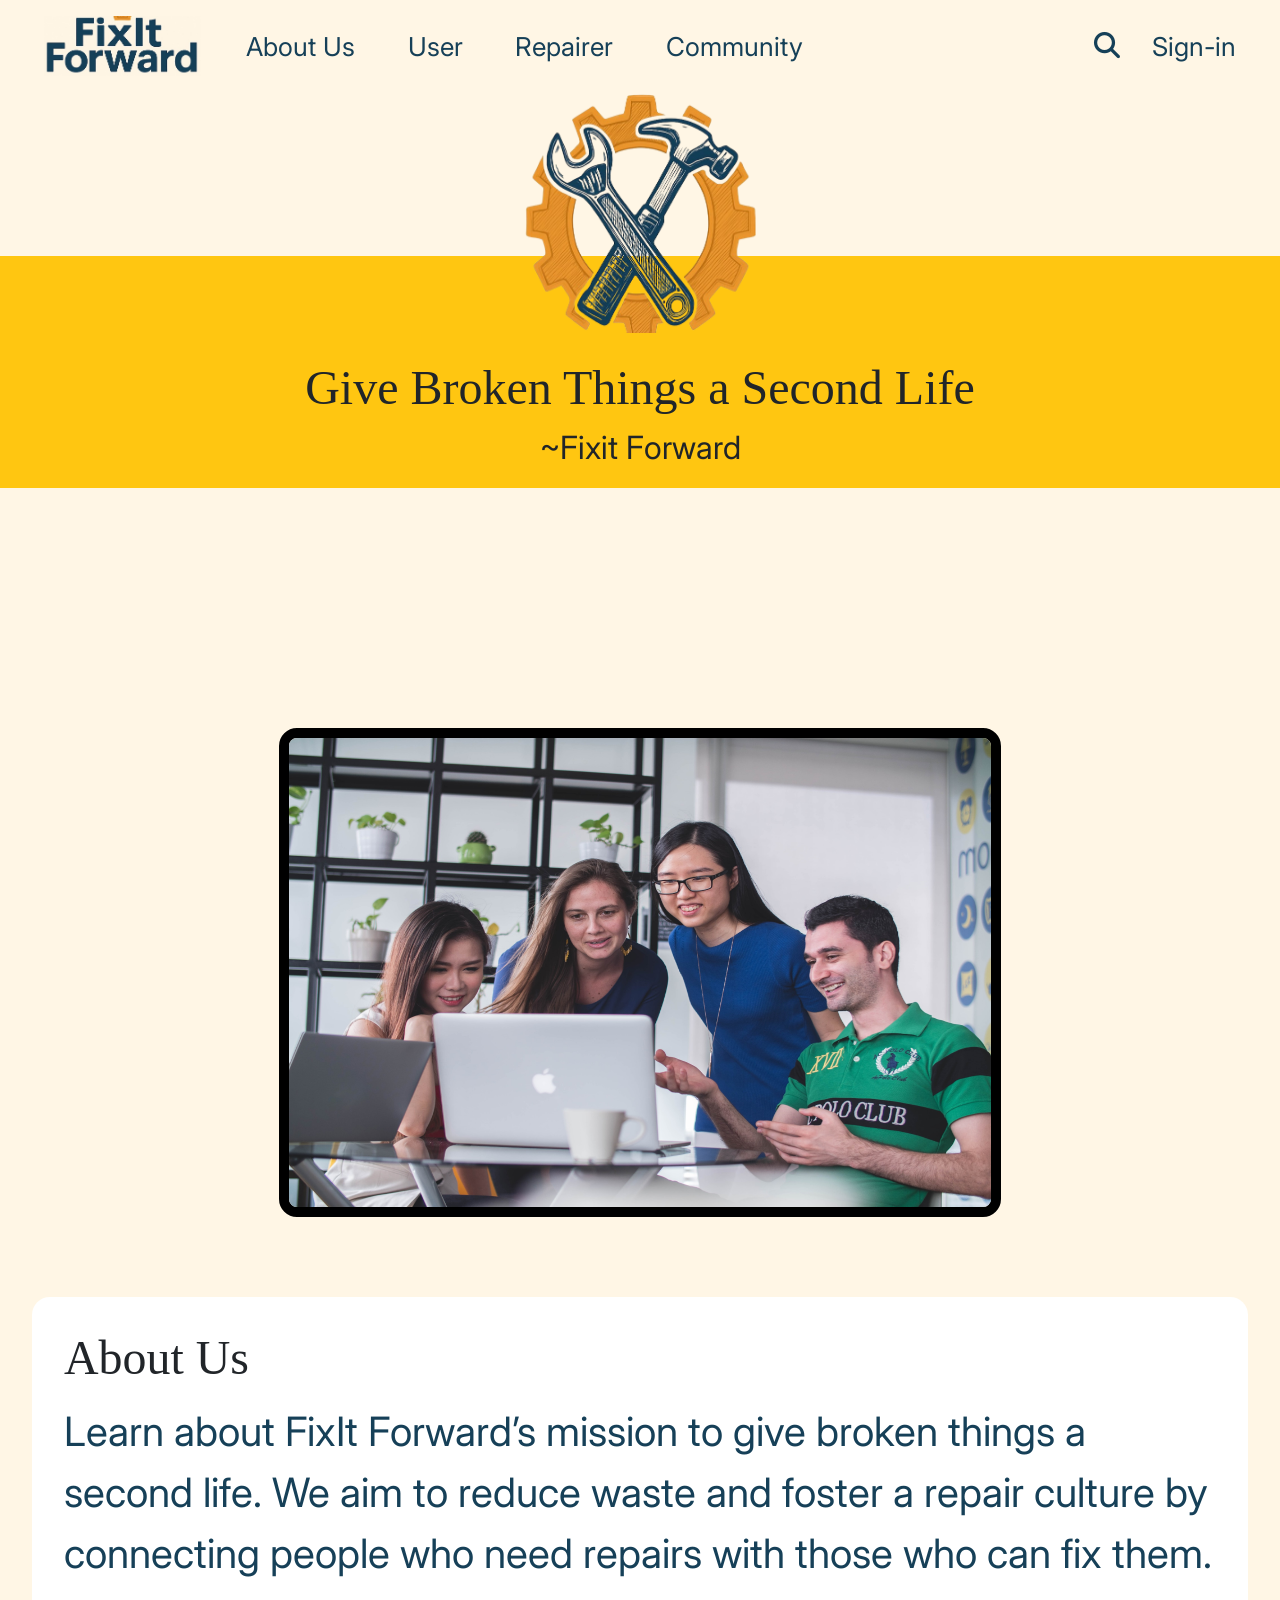
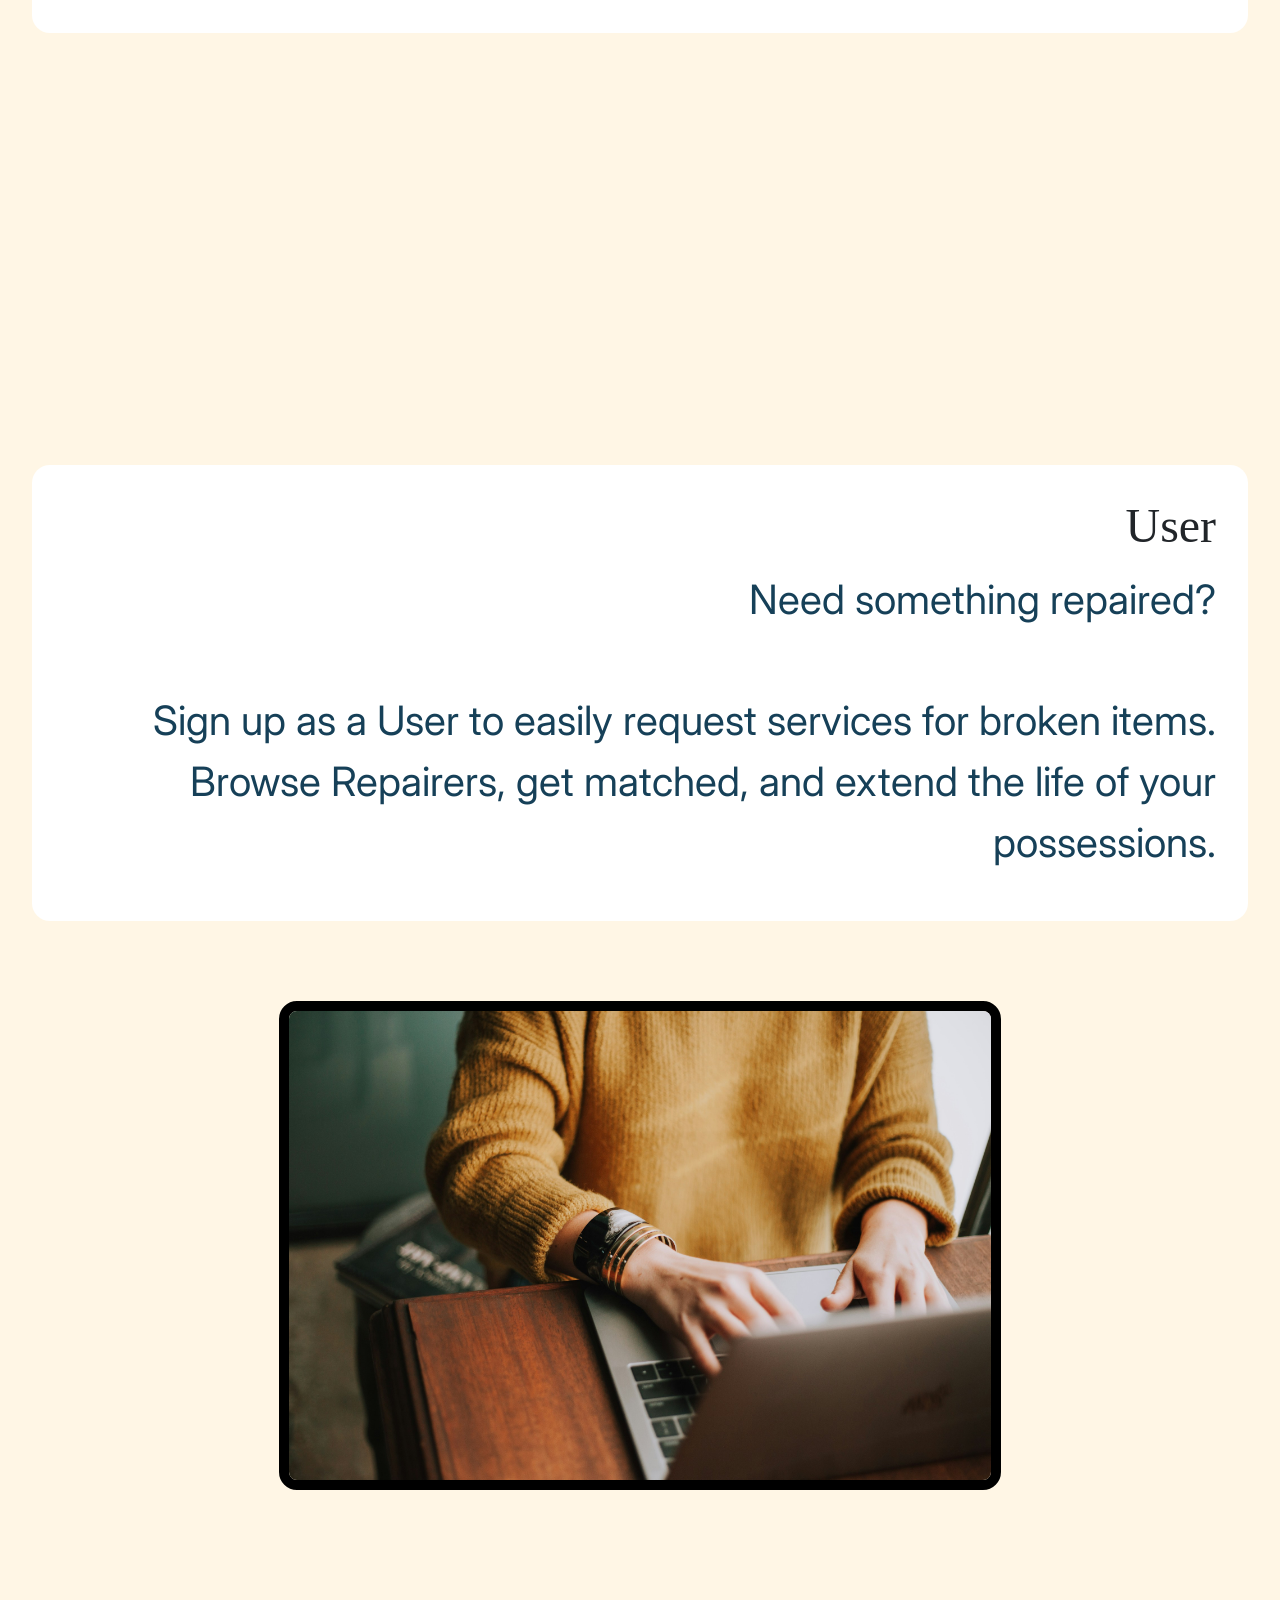
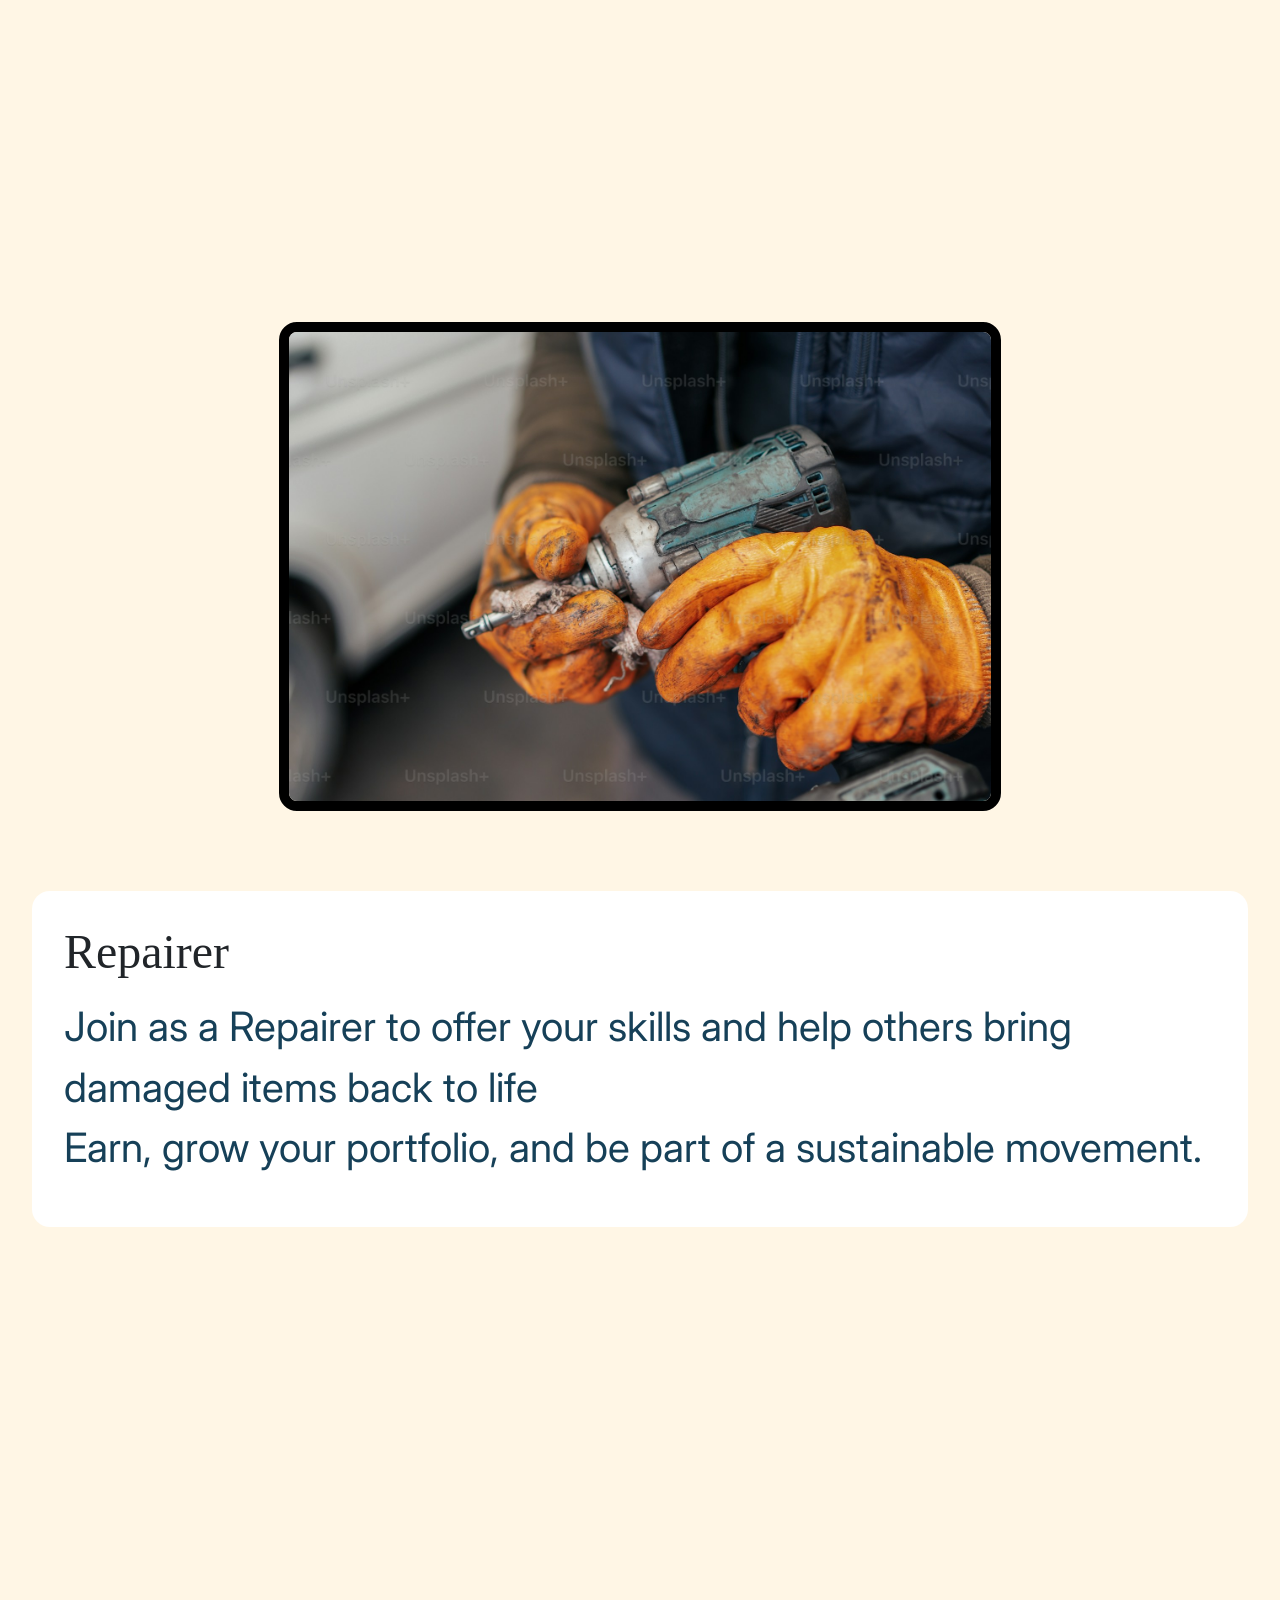
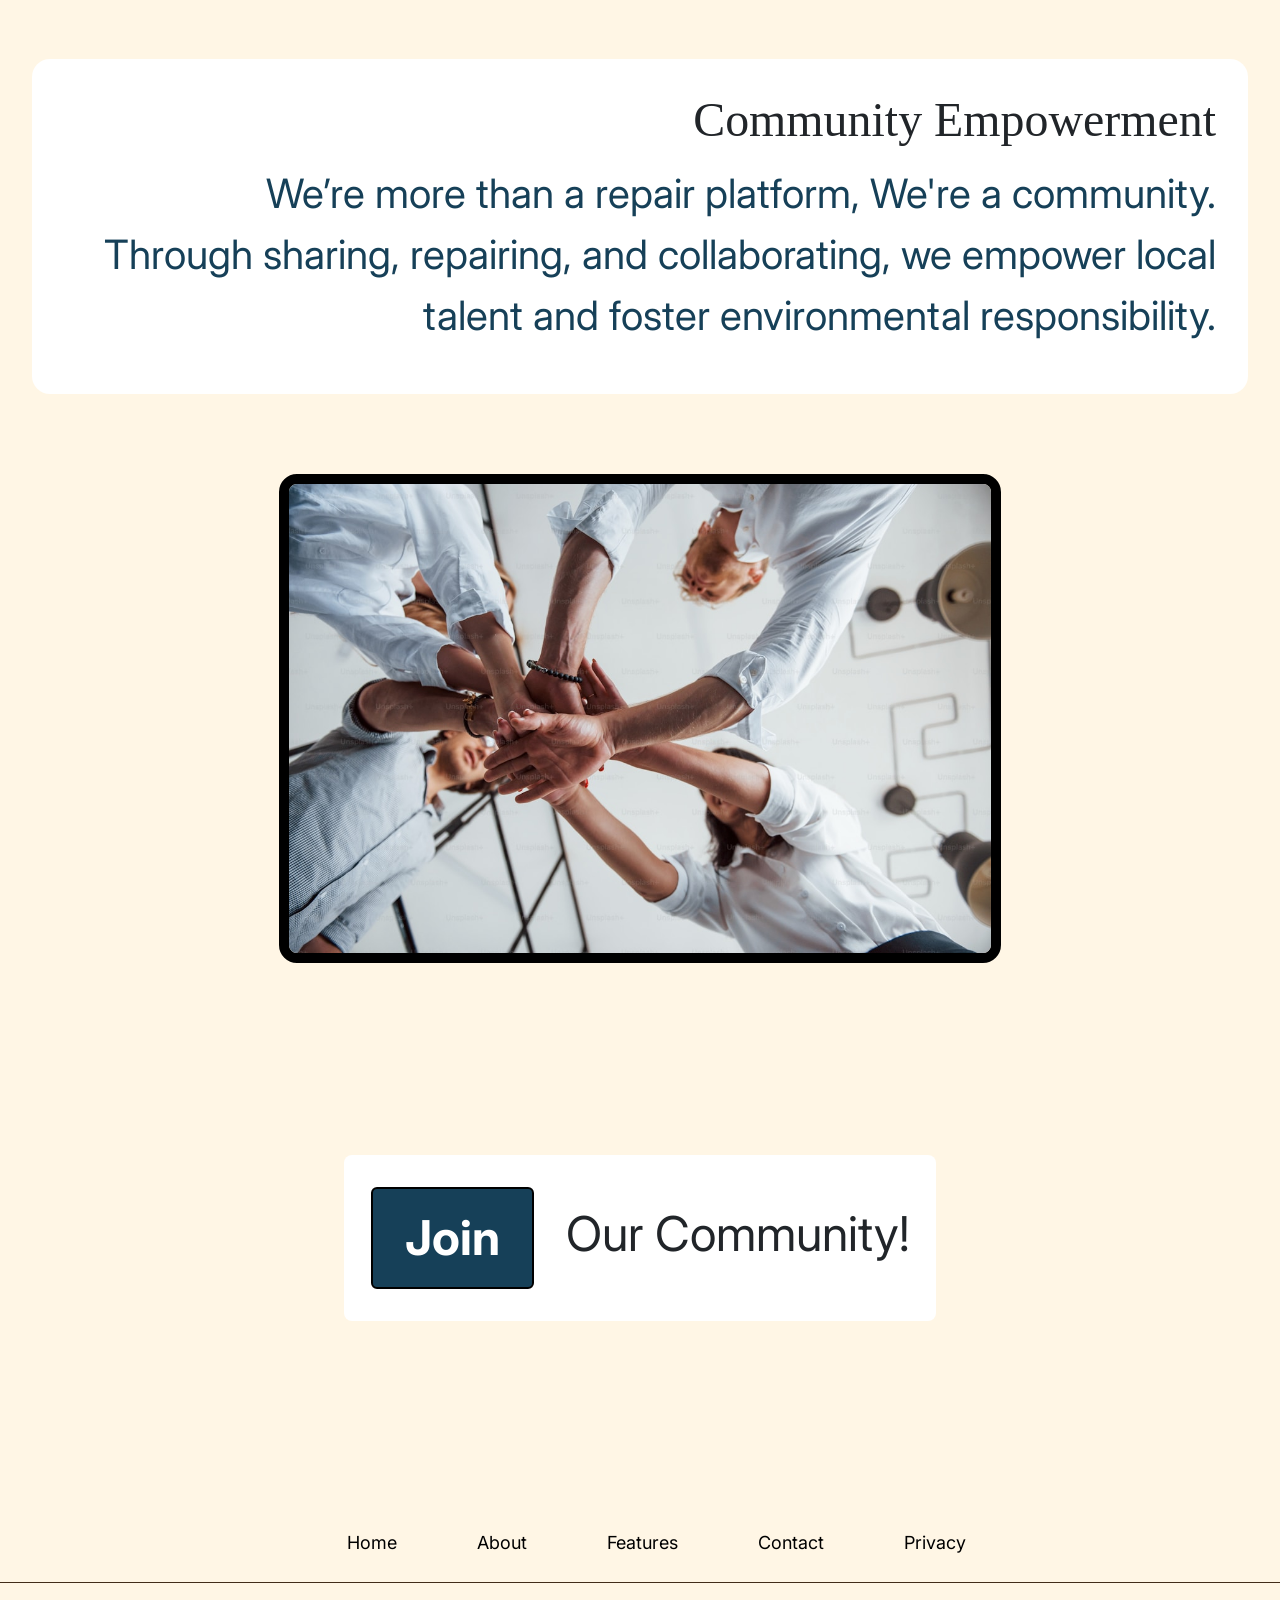
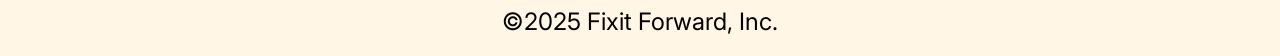
<file: Frontend holder/landing(Implemented)/index.html>
<!DOCTYPE html>
<html lang="en">
  <head>
    <meta charset="utf-8" />
    <meta name="viewport" content="width=device-width, initial-scale=1" />
    <title>Fixit Forward</title>
    <link href="https://cdn.jsdelivr.net/npm/bootstrap@5.2.3/dist/css/bootstrap.min.css" rel="stylesheet" integrity="sha384-rbsA2VBKQhggwzxH7pPCaAqO46MgnOM80zW1RWuH61DGLwZJEdK2Kadq2F9CUG65" crossorigin="anonymous" />
    <link rel="stylesheet" href="/landing/style.css" />
    <link rel="preconnect" href="https://fonts.googleapis.com" />
    <link rel="preconnect" href="https://fonts.gstatic.com" crossorigin />
    <link rel="shortcut icon" href="/assets/img/logo-ikon.jpg" type="image/png">
    <link
      href="https://fonts.googleapis.com/css2?family=Inter:ital,opsz,wght@0,14..32,100..900;1,14..32,100..900&family=Poppins:ital,wght@0,100;0,200;0,300;0,400;0,500;0,600;0,700;0,800;0,900;1,100;1,200;1,300;1,400;1,500;1,600;1,700;1,800;1,900&display=swap"
      rel="stylesheet"/>
      <link rel="stylesheet" href="https://cdnjs.cloudflare.com/ajax/libs/font-awesome/6.7.2/css/all.min.css">
  </head>
  <body>
    <nav class="navbar navbar-expand-lg fixed-top" style="background-color: #fff6e5; backdrop-filter: blur(15px); padding: 1rem 2rem;" data-bs-theme="light">
      <div class="container-fluid">
        <a href="index.html">
          <img src="/assets/img/logo-fixit.jpg" class="img-fluid" alt="" style="z-index: 1000; width: 157px; height: 60px" />
        </a>
        <button class="navbar-toggler" type="button" data-bs-toggle="collapse" data-bs-target="#navbarSupportedContent" aria-controls="navbarSupportedContent" aria-expanded="false" aria-label="Toggle navigation">
          <span class="navbar-toggler-icon"></span>
        </button>
        <div class="collapse navbar-collapse" id="navbarSupportedContent">
          <ul class="navbar-nav me-auto mb-2 mb-lg-0">
            <li class="nav-item">
              <a class="nav-link active" aria-current="page" href="#Aboutus" style="font-size: 26px; font-family: inter; margin-left: 2.3rem; font-weight: 400; color: #164058">About Us</a>
            </li>
            <li class="nav-item">
              <a class="nav-link active" aria-current="page" href="#user" style="font-size: 26px; font-family: inter; margin-left: 2.3rem; font-weight: 400; color: #164058">User</a>
            </li>
            <li class="nav-item">
              <a class="nav-link active" aria-current="page" href="#repairer" style="font-size: 26px; font-family: inter; margin-left: 2.3rem; font-weight: 400; color: #164058">Repairer</a>
            </li>
            <li class="nav-item">
              <a class="nav-link active" aria-current="page" href="#community" style="font-size: 26px; font-family: inter; margin-left: 2.3rem; font-weight: 400; color: #164058">Community</a>
            </li>
          </ul>
          <div class="right-nav"> 

<i class="fa-solid fa-magnifying-glass" id="search-icon" style="cursor: pointer;"></i>

<form class="d-flex" role="search" id="search-form" style="display: none; margin-top: 10px;">
  <input class="form-control me-2" type="search" placeholder="Search..." aria-label="Search" style="display: none;"/>
  <button class="btn btn-outline-success" type="submit" style="display: none;">Search</button>
</form>

            
            <a href="Sign-in" style="font-size: 26px; font-weight: 400; font-family: inter; color: #164058; text-decoration: none;">Sign-in</a>
          </div>
        </div>
      </div>
    </nav>

    <header class="header">
      <div class="container-fluid">
        <img src="/assets/img/logo-ikon-removebg-preview.png" alt="" class="img-fluid" />
        <div class="row">
          <div class="title">
            <div class="text">Give Broken Things a Second Life</div>
            <div class="subtext">~Fixit Forward</div>
        </div>
      </div>
    </header>

    <section class="about" id="Aboutus">
 <div class="container-section">
<img src="/assets/img/foto-pertama.jpg" alt="aboutus" width="722px" height="489px">
<div class="text-desc">
  <h1 style="font-family: italiana; font-size: 47.9px;">About Us</h1>
  <p style="font-size: 40.45px; font-family: inter; font-weight: 400; color: #164058; margin-top: 1rem">
    Learn about FixIt Forward’s mission to give broken things a second life. 
    We aim to reduce waste and foster a repair culture by connecting people who need repairs with those who can fix them.
  </p>
</div>
 </div>
    </section>

    <section class="user" id="user">
      <div class="container-section">
        <img src="/assets/img/foto-kedua.jpg" alt="aboutus" width="722px" height="489px" style="order: 2;">
        <div class="text-desc">
          <h1 style="font-family: italiana; font-size: 47.9px;text-align: right;">User</h1>
          <p style="font-size: 40.45px; font-family: inter; font-weight: 400; color: #164058; margin-top: 1rem; text-align:right;">
            Need something repaired? <br><br>
            Sign up as a User to easily request services for broken items. Browse Repairers, get matched, and extend the life of your possessions.
          </p>
        </div>
    </section>

    <section class="repairer" id="repairer">
      <div class="container-section">
        <img src="/assets/img/foto-ketiga.jpg" alt="aboutus" width="722px" height="489px" style="object-fit: cover; background-size: cover;">
        <div class="text-desc">
          <h1 style="font-family: italiana; font-size: 47.9px;">Repairer</h1>
          <p style="font-size: 40.45px; font-family: inter; font-weight: 400; color: #164058; margin-top: 1rem">
            Join as a Repairer to offer your skills and help others bring damaged items back to life <br> 
            Earn, grow your portfolio, and be part of a sustainable movement.
          </p>
        </div>
    </section>

    <section class="community" id="community">
      <div class="container-section">
        <img src="/assets/img/foto-keempat.jpg" alt="aboutus" width="722px" height="489px" style="order: 2;">
        <div class="text-desc">
          <h1 style="font-family: italiana; font-size: 47.9px;text-align: right;">Community Empowerment</h1>
          <p style="font-size: 40.45px; font-family: inter; font-weight: 400; color: #164058; margin-top: 1rem;text-align: right;">
            We’re more than a repair platform,
            We're a community. <br>
            
            Through sharing, repairing, and collaborating, we empower local talent and foster environmental responsibility.
          </p>
        </div>
    </section>

    <div class="join">
      <div class="container">
        <button><a href="" style="color: white; text-decoration: none; font-family: inter; font-size: 48px; font-weight: 700;">Join</a></button>
        <h1 style="font-family: inter; font-weight: 400;font-size: 48px;">Our Community!</h1>
      </div>
    </div>


    <footer>
  <div class="container-list">
    <ul>
      <li><a href="">Home</a></li>
      <li><a href="">About</a></li>
      <li><a href="">Features</a></li>
      <li><a href="">Contact</a></li>
      <li><a href="">Privacy</a></li>
    </ul>
  </div>

  <div class="copyright">
    <p style="  font-family: inter;
    color: #000000;
    font-size: 24px;
    font-weight: 400;">&copy;2025 Fixit Forward, Inc.</p>
  </div>
    </footer>

    <script src="https://cdn.jsdelivr.net/npm/bootstrap@5.2.3/dist/js/bootstrap.bundle.min.js" integrity="sha384-kenU1KFdBIe4zVF0s0G1M5b4hcpxyD9F7jL+jjXkk+Q2h455rYXK/7HAuoJl+0I4" crossorigin="anonymous"></script>

    <script src="/landing/script.js"></script>
  </body>
</html>
</file>
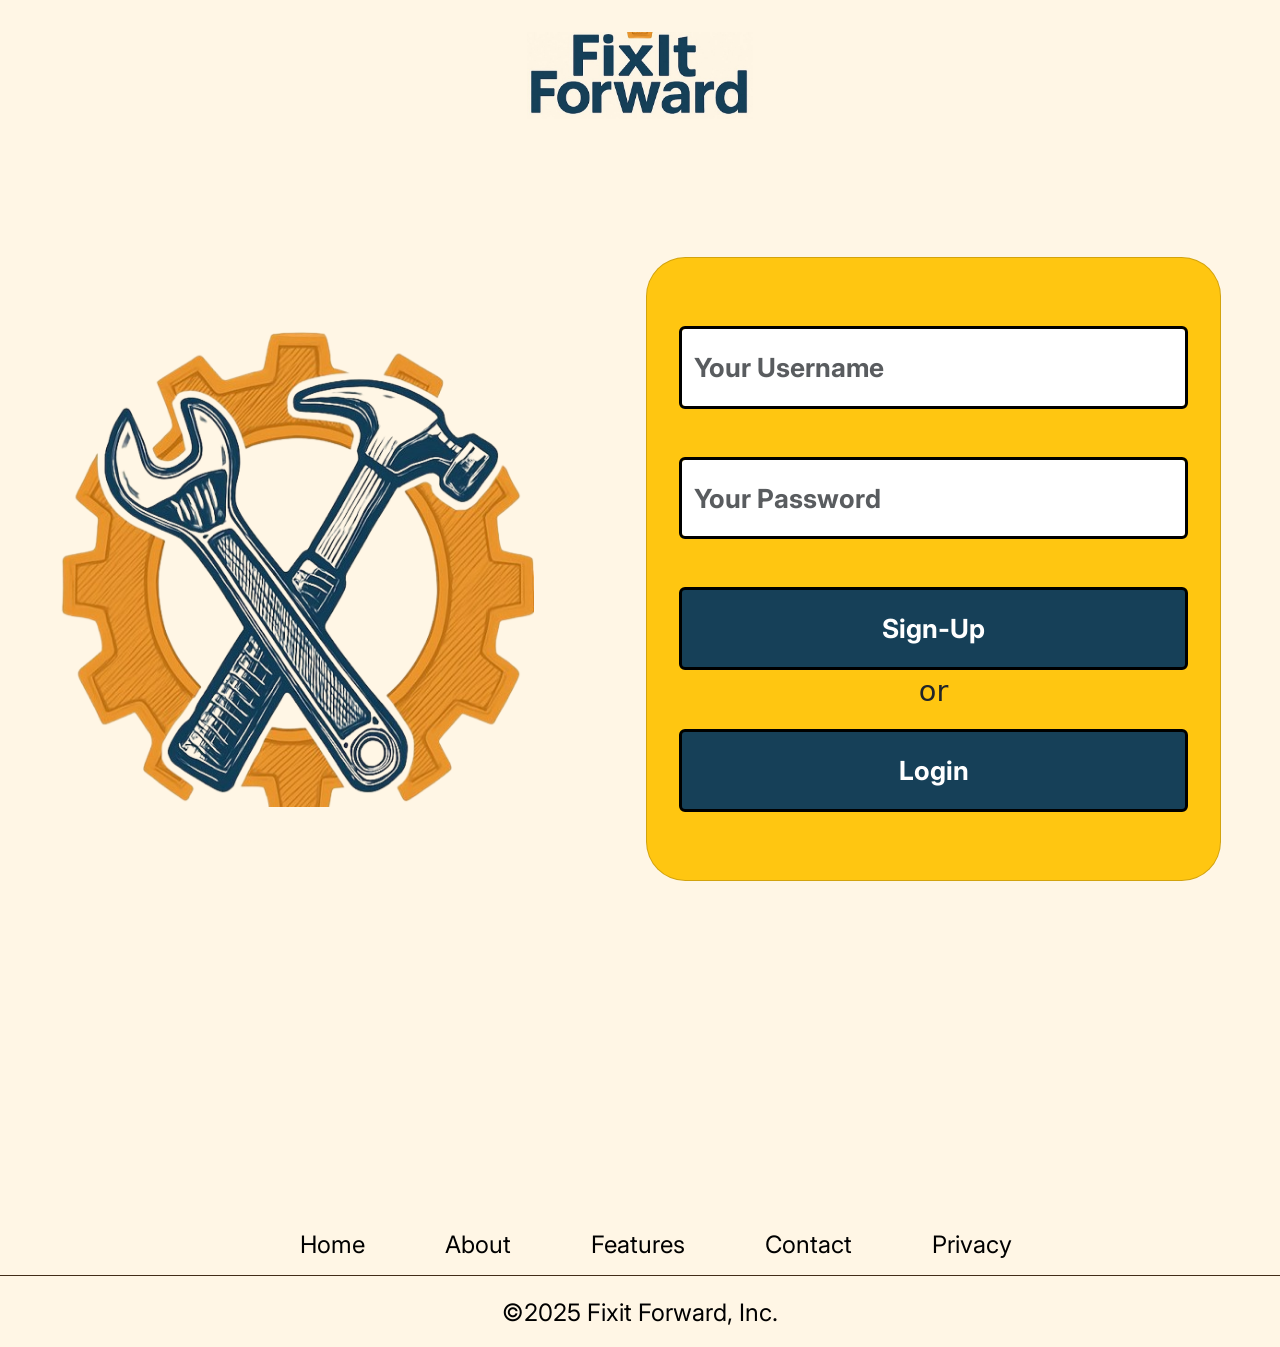
<file: Frontend holder/signup-login/login/index.html>
<!DOCTYPE html>
<html lang="en">
<head>
    <meta charset="UTF-8">
    <meta name="viewport" content="width=device-width, initial-scale=1.0, maximum-scale=1.0, user-scalable=no">
    <title>Login</title>
    <!-- Bootstrap CSS -->
    <link href="https://cdn.jsdelivr.net/npm/bootstrap@5.3.0/dist/css/bootstrap.min.css" rel="stylesheet">
    <link rel="preconnect" href="https://fonts.googleapis.com">
<link rel="preconnect" href="https://fonts.gstatic.com" crossorigin>
<link href="https://fonts.googleapis.com/css2?family=Inter:ital,opsz,wght@0,14..32,100..900;1,14..32,100..900&family=Italiana&family=Poppins:ital,wght@0,100;0,200;0,300;0,400;0,500;0,600;0,700;0,800;0,900;1,100;1,200;1,300;1,400;1,500;1,600;1,700;1,800;1,900&display=swap" rel="stylesheet">
<link rel="stylesheet" href="style.css">
<body>

    <nav>
        <img src="/assets/img/logo-fixit.jpg" alt="logo-utama" width="226.19998168945312px" height="87px">
    </nav>

    <div class="login-container">
        <img src="/assets/img/logo-ikon-removebg-preview.png" alt="logo" width="475.16607666015625px" height="475.16607666015625px">
        <div class="card">

                <!-- Dont change the attributes 'name' at this form! -->
                <form id="login-form">
                    <div class="teks-input">
                        <input type="text" class="form-control" name="username" placeholder="Your Username" required width="492.48358154296875px" height="82.61014556884766px"/>
                    </div>
                    <div class="teks-input">
                        <input type="password" class="form-control" name="password" placeholder="Your Password" required />
                    </div>
                    
                    <div class="tombol">
                        <button type="button" id="sign-up-btn" class="btn btn-primary w-100" onclick="window.location.href='http://127.0.0.1:5500/signup-login/signup/index.html'" style="  color: #ffffff;
                        font-family: inter;
                        font-size: 26.29px;
                        font-weight: 700;">Sign-Up</button>

                        <p style="text-align: center; font-size: 28.8px; font-weight: 400;">or</p>

                        <button type="submit" id="login-btn" class="btn btn-primary w-100" style="color: #ffffff;
                        font-family: inter;
                        font-size: 26.29px;
                        font-weight: 700;">Login</button>
                    </div>
                </div>
            </div>
                </form>
        
        <footer>
            <div class="container-list">
              <ul>
                <li><a href="">Home</a></li>
                <li><a href="">About</a></li>
                <li><a href="">Features</a></li>
                <li><a href="">Contact</a></li>
                <li><a href="">Privacy</a></li>
              </ul>
            </div>

            <div class="copyright">
                <p style="  font-family: inter;
                color: #000000;
                font-size: 24px;
                font-weight: 400; margin-top: 1rem;">&copy;2025 Fixit Forward, Inc.</p>
              </div>
              
 </footer>

    <script type="module" src="./app.js"></script>
    <!-- Bootstrap JS -->
    <script src="https://cdn.jsdelivr.net/npm/bootstrap@5.3.0/dist/js/bootstrap.bundle.min.js"></script>
</body>
</html>
</file>
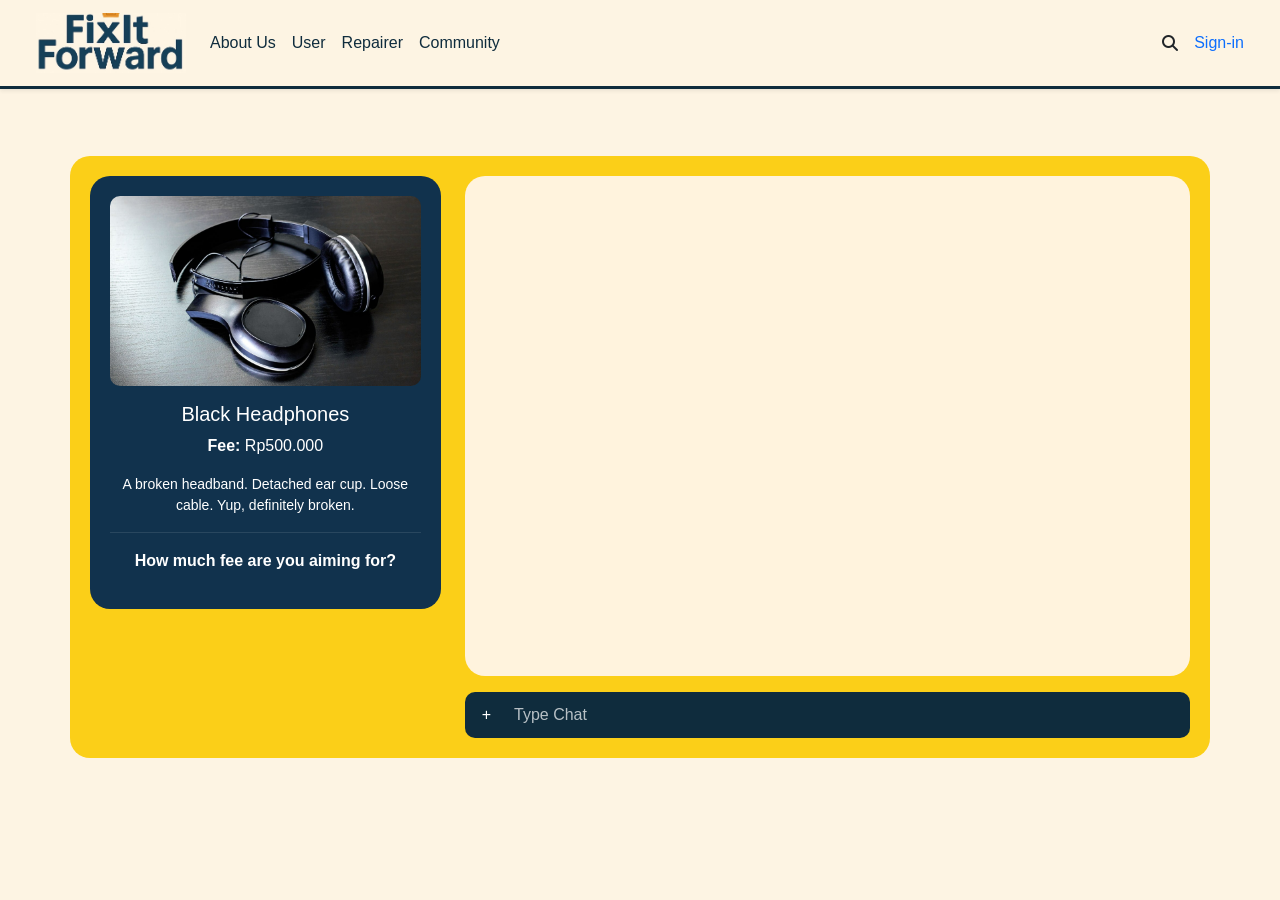
<file: Frontend holder/ChatPage(might Implemented)/chatpage.html>
<!DOCTYPE html>
<html lang="en">
<head>
  <meta charset="UTF-8" />
  <meta name="viewport" content="width=device-width, initial-scale=1.0"/>
  <title>Fixit Forward</title>
  <link rel="shortcut icon" href="Images/logo-ikon.jpg" type="image/png"/>
  <link rel="stylesheet" href="https://cdn.jsdelivr.net/npm/bootstrap@5.2.3/dist/css/bootstrap.min.css"/>
  <link rel="stylesheet" href="https://cdnjs.cloudflare.com/ajax/libs/font-awesome/6.4.0/css/all.min.css"/>
  <link rel="stylesheet" href="style.css"/>
</head>
<body>

<!-- Navbar -->
<nav class="navbar navbar-expand-lg fixed-top px-4 shadow-sm">
  <div class="container-fluid">
    <a class="navbar-brand" href="index.html">
      <img src="Images/logo-fixit.jpg" alt="Fixit Forward" width="150" height="60"/>
    </a>
    <button class="navbar-toggler" type="button" data-bs-toggle="collapse" data-bs-target="#navbarNav">
      <span class="navbar-toggler-icon"></span>
    </button>
    <div class="collapse navbar-collapse" id="navbarNav">
      <ul class="navbar-nav me-auto mb-2 mb-lg-0">
        <li class="nav-item"><a class="nav-link" href="#Aboutus">About Us</a></li>
        <li class="nav-item"><a class="nav-link" href="#user">User</a></li>
        <li class="nav-item"><a class="nav-link" href="#repairer">Repairer</a></li>
        <li class="nav-item"><a class="nav-link" href="#community">Community</a></li>
      </ul>
      <div class="d-flex align-items-center gap-3">
        <i class="fa-solid fa-magnifying-glass" id="search-icon" style="cursor: pointer;"></i>
        <form class="d-flex d-none" id="search-form">
          <input class="form-control me-2" type="search" placeholder="Search..." aria-label="Search">
          <button class="btn btn-outline-success" type="submit">Search</button>
        </form>
        <a href="Sign-in" class="text-decoration-none">Sign-in</a>
      </div>
    </div>
  </div>
</nav>

<div class="center-wrapper mt-5 pt-5">
  <!-- Main Chat Section -->
  <div class="container main-container">
    <div class="row g-4">
      <!-- Product Info Section -->
      <div class="col-md-4">
        <div class="product-card">
          <img src="Images/brokenitem2.png" alt="Black Headphones" />
          <h5 class="mt-3">Black Headphones</h5>
          <p><strong>Fee:</strong> Rp500.000</p>
          <p class="small">A broken headband. Detached ear cup. Loose cable. Yup, definitely broken.</p>
          <hr class="text-light" />
          <p class="fw-bold">How much fee are you aiming for?</p>
        </div>
      </div>

      <!-- Chat Section -->
      <div class="col-md-8">
        <div class="chat-box" id="chat-box"></div>

        <!-- Input Field -->
        <div class="input-group mt-3">
          <span class="input-group-text" id="plus-button" style="cursor: pointer;">+</span>
          <input type="text" class="form-control chat-input" placeholder="Type Chat" id="text-input"/>
        </div>
      </div>
    </div>
  </div>
</div>

<script src="script.js"></script>
</body>
</html>
</file>
<file: landing/style.css>
* {
  margin: 0;
  padding: 0;
  box-sizing: border-box;
}

html {
  scroll-behavior: smooth;
}

body {
  background-color: #fff6e5;
  margin-top: 16rem;
}

.navbar-toggler {
  border: none;
  outline: none;
  box-shadow: none;
  transition: transform 0.3s ease-in-out;
}

.navbar-toggler:focus,
.navbar-toggler:active {
  box-shadow: none;
  outline: none;
  border: none;
  transform: scale(1.6);
}

.nav-item {
  color: #dc4444;
  font-size: 1.2rem;
  font-weight: 500;
  transition: color 0.3s ease-in-out;
}

.right-nav {
  display: flex;
  flex-direction: row;
  justify-content: center;
  align-items: center;
  gap: 1rem;
}

li a {
  text-decoration: none;
  position: relative;
}

li a::after {
  content: "";
  position: absolute;
  left: 0;
  width: 0;
  height: 3px;
  top: 100%;
  background-color: #422d19;
  transition: 0.3s ease-in-out;
}
li a:hover::after {
  width: 100%;
}
.header {
  position: relative;
  background-color: #ffc611;
  padding: 6rem 0rem 1rem;
  margin-top: 12rem;
}

.header img {
  width: 231px;
  height: 239px;
  position: absolute;
  left: 50%;
  transform: translateX(-50%);
  top: -70%;
}

.title {
  display: flex;
  justify-content: center;
  flex-direction: column;
  align-items: center;
}

.text {
  font-size: 48px;
  font-family: italiana;
}

.subtext {
  font-size: 32px;
  font-family: inter;
  font-weight: 400;
}

#search-icon {
  color: #164058;
  font-size: 26px;
}

.user {
  margin-top: 5rem;
}

section {
  padding-top: 7rem;
}

.container-section {
  display: flex;
  justify-content: center;
  align-items: center;
  flex-direction: row;
  margin-top: 4rem;
  gap: 5rem;
  padding: 0rem 7rem;
  margin: 8rem 0rem 12rem;
  animation: scrollanimation 0.9s ease-in-out;
}

.user,
.community,
.repairer {
  animation: scrollanimation 0.9s;
  animation-timeline: view();
  animation-range: entry 0 cover 70%;
}

.container-section img {
  border-radius: 18px;
  border: solid 10px #000000;
}

.text-desc {
  border-radius: 18px;
  padding: 3rem;
  background-color: white;
}

.container {
  display: flex;
  justify-content: center;
  align-items: center;
  flex-direction: row;
  gap: 2rem;
  margin-top: 5rem;
  padding: 2rem 0rem;
  background-color: rgb(255, 255, 255);
  width: 592px;
  border-radius: 8px;
  text-wrap: nowrap;
}

footer {
  margin-top: 8rem;
  text-align: center;
  position: relative;
}

.container button {
  background-color: #164058;
  color: white;
  border: 2.65px solid black;
  padding: 0.8rem 2rem;
  border-radius: 6px;
  cursor: pointer;
  transition: background-color 0.3s ease-in-out;
}

.container button:hover {
  background-color: #c6a736;
  color: rgb(0, 0, 0);
  border: 2.65px solid black;
}

.container-list ul {
  display: inline-flex;
  justify-content: center;
  align-items: center;
  gap: 5rem;
  margin-top: 5rem;
  width: 592px;
  border-radius: 8px;
}

li {
  list-style-type: none;
}

.container-list {
  margin-bottom: 2rem;
}

.container-list ul li a {
  text-decoration: none;
  font-family: inter;
  color: #000000;
  font-size: 24px;
  font-weight: 400;
  transition: color 0.3s ease-in-out;
}

.copyright p::before {
  content: "";
  position: absolute;
  left: 0;
  width: 100%;
  height: 1px;
  bottom: 30%;
  background-color: #422d19;
  transition: 0.3s ease-in-out;
}

@keyframes scrollanimation {
  from {
    scale: 0.4;
    opacity: 0;
  }
  to {
    scale: 1;
    opacity: 1;
  }
}

@media (max-width: 1500px) {
  .container-section {
    flex-direction: column;
    padding: 0rem 2rem;
    margin: 8rem 0rem 12rem;
  }

  .container-list ul li a {
    font-size: 18px;
  }

  .text-desc {
    padding: 2rem;
  }
}

@media (max-width: 722px) {
  .container {
    padding: 0px 1rem;
  }
}
</file>
<file: Frontend holder/signup-login/login/style.css>
* {
  margin: 0;
  padding: 0;
  box-sizing: border-box;
}

body {
  background-color: #fff6e5;
}

nav {
  margin-top: 2rem;
  display: flex;
  justify-content: center;
  align-items: center;
}

.nav {
  width: 100%;
  height: 60px;
  background-color: transparent;
  display: flex;
  gap: 1.8rem;
  align-items: center;
  padding: 0 20px;
}

.link-container a {
  font-family: "Poppins", sans-serif;
  text-decoration: none;
  color: #000;
  font-size: 1.2rem;
  font-weight: 500;
}

/* body {
  font-family: "Poppins", sans-serif;
  background-color: #f0f0f0;
  display: flex;
  justify-content: center;
  align-items: center;
  flex-direction: column;
  height: 100vh;
} */

.login-container {
  gap: 7rem;
  height: 100dvh;
  display: flex;
  justify-content: center;
  align-items: center;
  background-color: transparent;
  padding: 20px;
  flex-direction: row;
  border-radius: 8px;
}

.card {
  display: flex;
  width: 574.388671875px;
  border-radius: 39.24px;
  background-color: #ffc611;
  padding: 0rem 2rem;
  height: 624px;
  justify-content: center;
  /* justify-content: space-around; */
}

.form-control {
  height: 82.61014556884766px;
  border: black solid 3px;
}

#login-btn {
  height: 82.61014556884766px;
  border: black solid 3px;
}
#sign-up-btn {
  height: 82.61014556884766px;
  border: black solid 3px;
}

#login-form {
  display: flex;
  flex-direction: column;
  justify-content: space-between;
  gap: 3rem;
}

#login-form button {
  background-color: #164058;
  color: #fff6e5;
}

#login-btn a {
  color: #ffffff;
  font-family: inter;
  font-size: 26.29px;
  font-weight: 700;
  text-decoration: none;
}

.form-control::placeholder {
  font-family: inter;
  font-size: 26.29px;
}

.teks-input input {
  font-family: inter;
  font-size: 26.29px;
  font-weight: 700;
}

.container-list ul li a {
  text-decoration: none;
  font-family: inter;
  color: #000000;
  font-size: 24px;
  font-weight: 400;
  transition: color 0.3s ease-in-out;
}
footer {
  margin-top: 8rem;
  text-align: center;
  position: relative;
}
.copyright p::before {
  content: "";
  position: absolute;
  left: 0;
  width: 100%;
  height: 1px;
  bottom: 30%;
  background-color: #422d19;
  transition: 0.3s ease-in-out;
}

.container-list ul {
  display: inline-flex;
  justify-content: center;
  align-items: center;
  gap: 5rem;
  margin-top: 5rem;
  /* width: 592px; */
  border-radius: 8px;
}

li {
  list-style-type: none;
}
</file>
<file: Frontend holder/ChatPage(might Implemented)/style.css>
/* style.css */

/* Base background */
body {
  background-color: #fdf4e3; /* light cream */
  font-family: 'Segoe UI', sans-serif;
}

/* Container padding */
.main-container {
  margin-top: 60px;
  padding: 20px;
  background-color: #fbcf18; /* mustard yellow */
  border-radius: 20px;
}

/* Product card styling */
.product-card {
  background-color: #11324d; /* deep navy blue */
  border-radius: 20px;
  padding: 20px;
  color: white;
  text-align: center;
}

.product-card img {
  width: 100%;
  border-radius: 10px;
}

.product-card hr {
  border-color: rgba(255, 255, 255, 0.4);
}

/* Chat area styling */
.chat-box {
  background-color: #fff3dd; /* lighter cream for chat box */
  border-radius: 20px;
  padding: 20px;
  height: 500px;
  display: block;
  flex-direction: column;
  justify-content: flex-end;
  overflow-y: auto;
  position: relative;
}

/* Chat bubbles */
.chat-bubble-right,
.chat-bubble-left {
  display: flex;
  align-items: flex-start;
  margin-bottom: 10px;
}

.chat-bubble-right {
  flex-direction: row-reverse;
}

.chat-message {
  max-width: 70%;
  padding: 10px 15px;
  margin: 0 10px;
  border-radius: 15px;
  font-size: 0.9rem;
  color: white;
  background-color: #0f2c3d; /* deep navy bubble */
}

.chat-bubble-left .chat-message {
  background-color: #0f2c3d;
}

/* Offer box */
.offer-box {
  background-color: #0f2c3d;
  color: white;
  padding: 15px;
  border-radius: 15px;
  text-align: center;
  margin-top: 10px;
}

.offer-box button {
  background-color: white;
  color: #0f2c3d;
  border: none;
  border-radius: 8px;
  padding: 5px 15px;
  margin: 5px;
  font-weight: bold;
}

.offer-box button:hover {
  background-color: #e9ecef;
}

/* Input field styling */
.input-group {
  background-color: #0f2c3d;
  border-radius: 10px;
  padding: 5px;
}

.input-group .form-control {
  border: none;
  background: transparent;
  color: white;
}

.input-group .form-control::placeholder {
  color: rgba(255, 255, 255, 0.7);
}

.input-group-text {
  background-color: transparent;
  color: white;
  border: none;
}

/* Navbar fix */
.navbar {
  border-bottom: 3px solid #0f2c3d;
}

.navbar-brand {
  font-weight: bold;
  color: #0f2c3d !important;
}

.navbar .nav-link {
  color: #0f2c3d;
}

/* Center wrapper styling */
.center-wrapper {
  min-height: 50vh;
  display: flex;
  justify-content: center;
  align-items: center;
  padding-top: 100px; /* to account for navbar height */
}
.offer-box {
  background-color: #0b2e3d;
  color: white;
  padding: 1rem;
  border-radius: 10px;
  margin-top: 1rem;
}
.offer-box button {
  padding: 0.4rem 1rem;
  border: none;
  border-radius: 5px;
}
</file>
